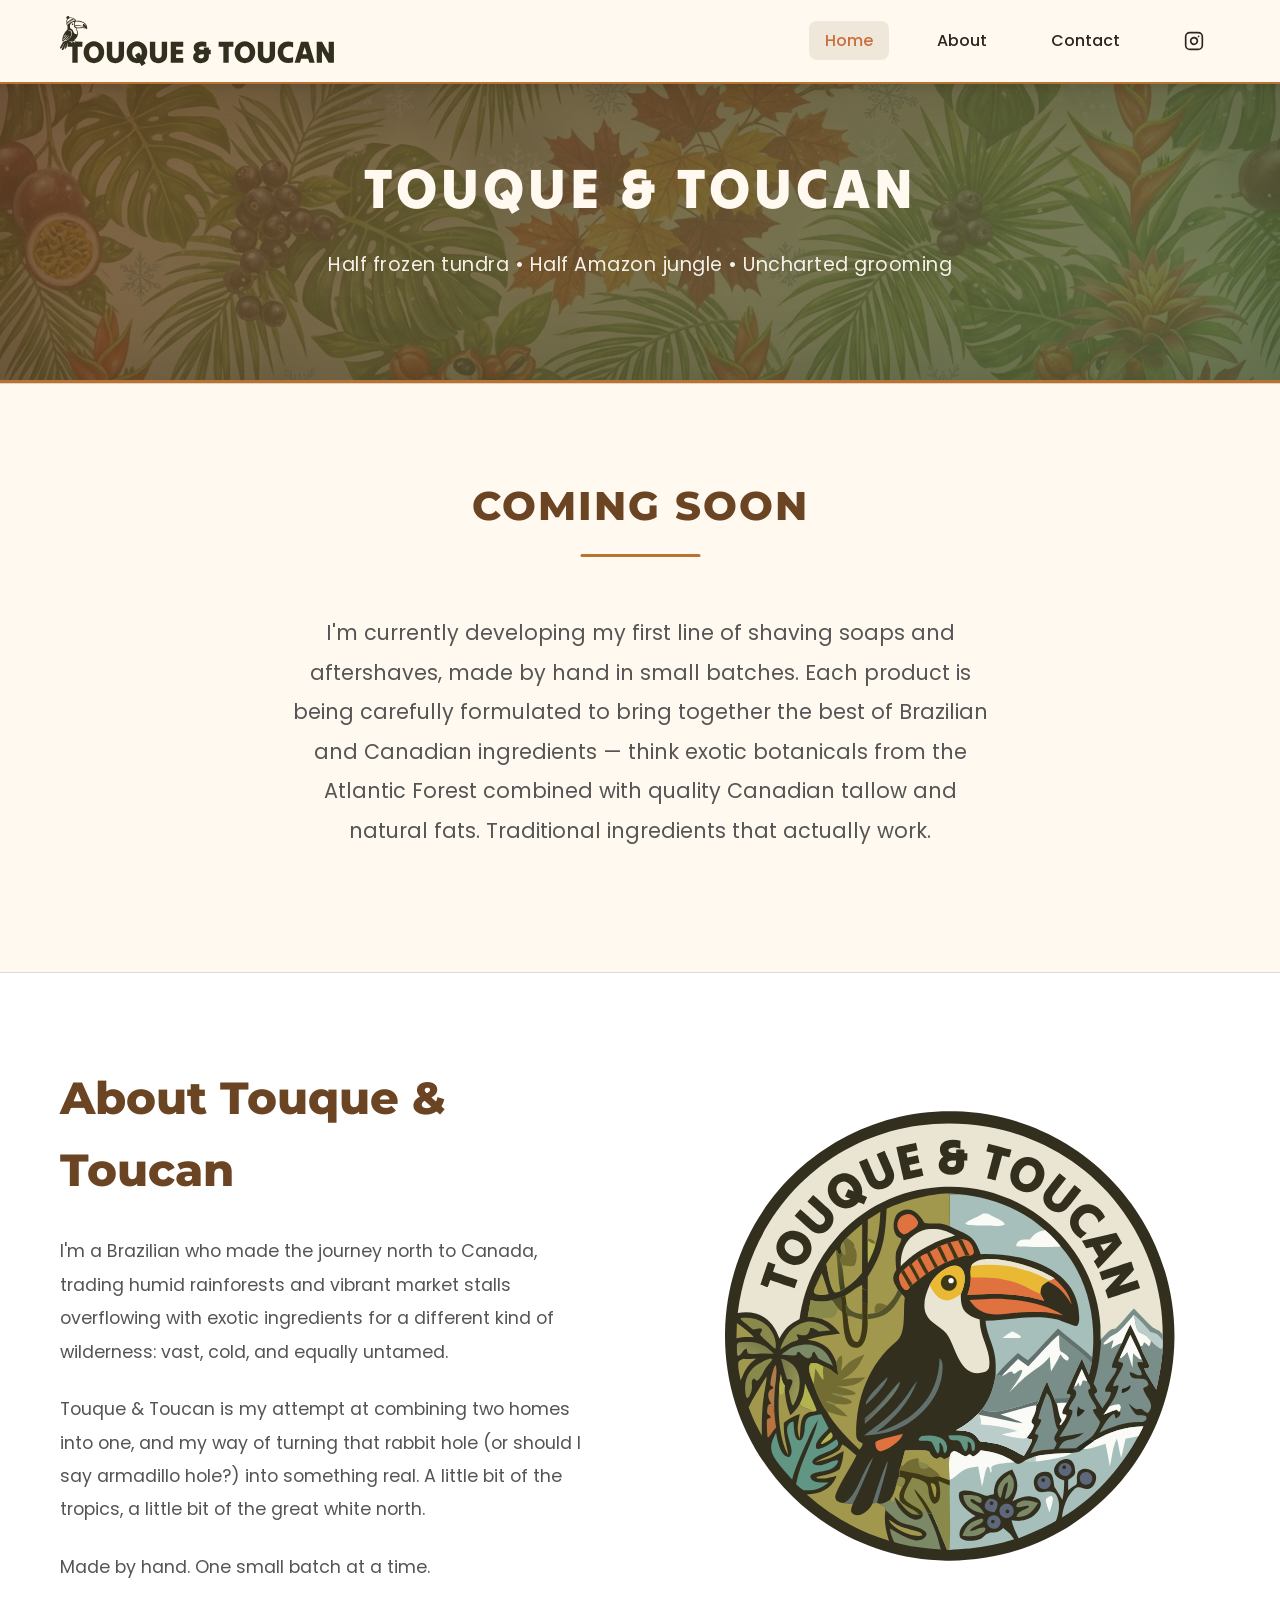
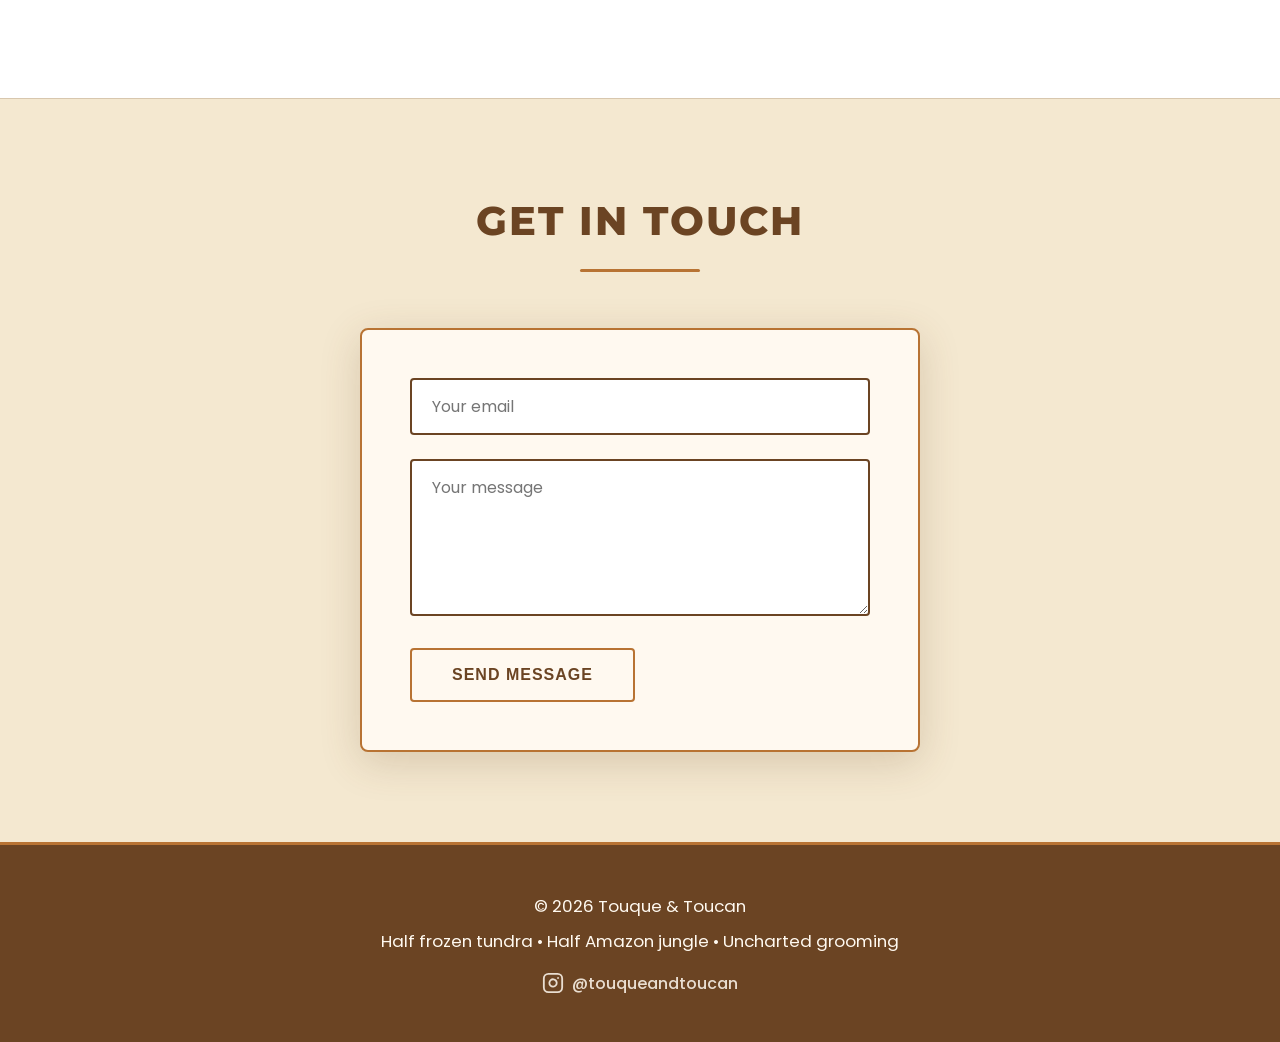
<file: index.html>
<!DOCTYPE html>
<html lang="en">

<head>
    <meta charset="UTF-8">
    <meta name="viewport" content="width=device-width, initial-scale=1.0">
    <title>Touque & Toucan | Small Batch Shaving Soaps, Made by Hand</title>

    <!-- SEO Meta Tags -->
    <meta name="description"
        content="Touque & Toucan - Brazilian-Canadian men's grooming products. Handcrafted shaving soaps and aftershaves combining exotic Brazilian botanicals with quality Canadian ingredients. Inspired by adventure and classic exploration.">
    <meta name="keywords"
        content="men's grooming, shaving soap, aftershave, Brazilian ingredients, Canadian tallow, natural shaving, wet shaving, artisan grooming, adventure grooming, Touque & Toucan">
    <meta name="author" content="Touque & Toucan">
    <meta name="robots" content="index, follow">
    <meta name="theme-color" content="#6B4423">

    <!-- Open Graph / Facebook -->
    <meta property="og:type" content="website">
    <meta property="og:url" content="https://touqueandtoucan.com/">
    <meta property="og:site_name" content="Touque & Toucan">
    <meta property="og:title" content="Touque & Toucan | Small Batch Shaving Soaps, Made by Hand">
    <meta property="og:description"
        content="Brazilian-Canadian men's grooming products. Handcrafted shaving soaps and aftershaves inspired by adventure and classic exploration.">
    <meta property="og:image" content="https://touqueandtoucan.com/touqueandtoucan.png">
    <meta property="og:image:alt" content="Touque & Toucan Logo">

    <!-- Twitter -->
    <meta name="twitter:card" content="summary_large_image">
    <meta name="twitter:url" content="https://touqueandtoucan.com/">
    <meta name="twitter:title" content="Touque & Toucan | Small Batch Shaving Soaps, Made by Hand">
    <meta name="twitter:description"
        content="Brazilian-Canadian men's grooming products. Handcrafted shaving soaps and aftershaves inspired by adventure.">
    <meta name="twitter:image" content="https://touqueandtoucan.com/touqueandtoucan.png">
    <meta name="twitter:image:alt" content="Touque & Toucan Logo">

    <!-- Canonical URL -->
    <link rel="canonical" href="https://touqueandtoucan.com/">

    <!-- Favicon -->
    <link rel="icon" type="image/svg+xml" href="SVG/T&T B&W.svg">

    <link rel="stylesheet" href="styles.css">
    <link rel="preconnect" href="https://fonts.googleapis.com">
    <link rel="preconnect" href="https://fonts.gstatic.com" crossorigin>
    <link
        href="https://fonts.googleapis.com/css2?family=Poppins:wght@300;400;500;600;700&family=Montserrat:wght@700;800&display=swap"
        rel="stylesheet">
    <link href="https://fonts.googleapis.com/css2?family=Tilt+Warp&display=swap" rel="stylesheet">
</head>

<body>
    <!-- Header -->
    <header>
        <nav class="navbar">
            <div class="container">
                <div class="logo">
                    <div class="logo-icon"><img src="SVG/T&T Title.svg" alt="Touque & Toucan Logo"></div>
                </div>
                <ul class="nav-menu">
                    <li><a href="#home">Home</a></li>
                    <li><a href="#about">About</a></li>
                    <li><a href="#contact">Contact</a></li>
                    <li><a href="https://www.instagram.com/touqueandtoucan" target="_blank" rel="noopener noreferrer" class="nav-instagram" aria-label="Instagram">
                        <svg xmlns="http://www.w3.org/2000/svg" width="20" height="20" viewBox="0 0 24 24" fill="none" stroke="currentColor" stroke-width="2" stroke-linecap="round" stroke-linejoin="round" aria-hidden="true"><rect x="2" y="2" width="20" height="20" rx="5" ry="5"/><path d="M16 11.37A4 4 0 1 1 12.63 8 4 4 0 0 1 16 11.37z"/><line x1="17.5" y1="6.5" x2="17.51" y2="6.5"/></svg>
                    </a></li>
                </ul>
            </div>
        </nav>
    </header>

    <!-- Hero Section -->
    <section id="home" class="hero">
        <div class="hero-content">
            <h2>Touque & Toucan</h2>
            <p>Half frozen tundra • Half Amazon jungle • Uncharted grooming</p>
        </div>
    </section>

    <!-- Coming Soon Section -->
    <section id="coming-soon" class="coming-soon">
        <div class="container">
            <h2 class="section-title">Coming Soon</h2>
            <div class="coming-soon-content">
                <p class="coming-soon-text">I'm currently developing my first line of shaving soaps and aftershaves,
                    made by hand in small batches. Each product is being carefully formulated to bring together the best
                    of Brazilian and Canadian ingredients — think exotic botanicals from the Atlantic Forest combined
                    with quality Canadian tallow and natural fats. Traditional ingredients that actually work.</p>
            </div>
        </div>
    </section>

    <!-- About Section -->
    <section id="about" class="about">
        <div class="container">
            <div class="about-content">
                <div class="about-text">
                    <h2>About Touque & Toucan</h2>
                    <p>I'm a Brazilian who made the journey north to Canada, trading humid rainforests and vibrant
                        market stalls overflowing
                        with exotic ingredients for a different kind of wilderness: vast, cold, and equally untamed.</p>

                    <p>Touque & Toucan is my attempt at combining two homes into one, and my way of turning that rabbit
                        hole (or should I say
                        armadillo hole?) into something real. A little bit of the tropics, a little bit of the great
                        white north.</p>

                    <p>Made by hand. One small batch at a time.</p>
                </div>
                <div class="about-image">
                    <div class="image-placeholder">
                        <img src="SVG/T&T Detailed.svg" alt="Touque & Toucan Logo">
                    </div>
                </div>
            </div>
        </div>
    </section>

    <!-- Contact Section -->
    <section id="contact" class="contact">
        <div class="container">
            <h2 class="section-title">Get in Touch</h2>
            <div class="contact-content">
                <form class="contact-form" action="https://formspree.io/f/myknryez" method="POST">
                    <div class="form-group">
                        <input type="email" name="email" placeholder="Your email" required>
                    </div>
                    <div class="form-group">
                        <textarea name="message" rows="5" placeholder="Your message" required></textarea>
                    </div>
                    <button type="submit" class="btn btn-primary">Send Message</button>
                    <p class="form-success"
                        style="display:none; margin-top: 1rem; color: var(--leather-brown); font-weight: 500;">Thanks!
                        I'll get back to you soon.</p>
                </form>
            </div>
        </div>
    </section>

    <!-- Footer -->
    <footer>
        <div class="container">
            <p>&copy; 2026 Touque & Toucan</p>
            <p>Half frozen tundra • Half Amazon jungle • Uncharted grooming</p>
            <div class="social-links">
                <a href="https://www.instagram.com/touqueandtoucan" target="_blank" rel="noopener noreferrer" class="social-link" aria-label="Touque &amp; Toucan on Instagram">
                    <svg xmlns="http://www.w3.org/2000/svg" width="22" height="22" viewBox="0 0 24 24" fill="none" stroke="currentColor" stroke-width="2" stroke-linecap="round" stroke-linejoin="round" aria-hidden="true"><rect x="2" y="2" width="20" height="20" rx="5" ry="5"/><path d="M16 11.37A4 4 0 1 1 12.63 8 4 4 0 0 1 16 11.37z"/><line x1="17.5" y1="6.5" x2="17.51" y2="6.5"/></svg>
                    @touqueandtoucan
                </a>
            </div>
        </div>
    </footer>

    <!-- Structured Data for SEO -->
    <script type="application/ld+json">
    {
        "@context": "https://schema.org",
        "@type": "LocalBusiness",
        "name": "Touque & Toucan",
        "description": "Premium men's grooming supplies combining Brazilian botanicals with Canadian ingredients. Handcrafted shaving soaps and aftershaves.",
        "url": "https://touqueandtoucan.com/",
        "logo": "https://touqueandtoucan.com/touqueandtoucan.png",
        "image": "https://touqueandtoucan.com/touqueandtoucan.png",
        "email": "hello@touquetoucan.com",
        "priceRange": "$$",
        "openingHours": "Mo-Su",
        "sameAs": []
    }
    </script>

    <script src="script.js"></script>
</body>

</html>
</file>
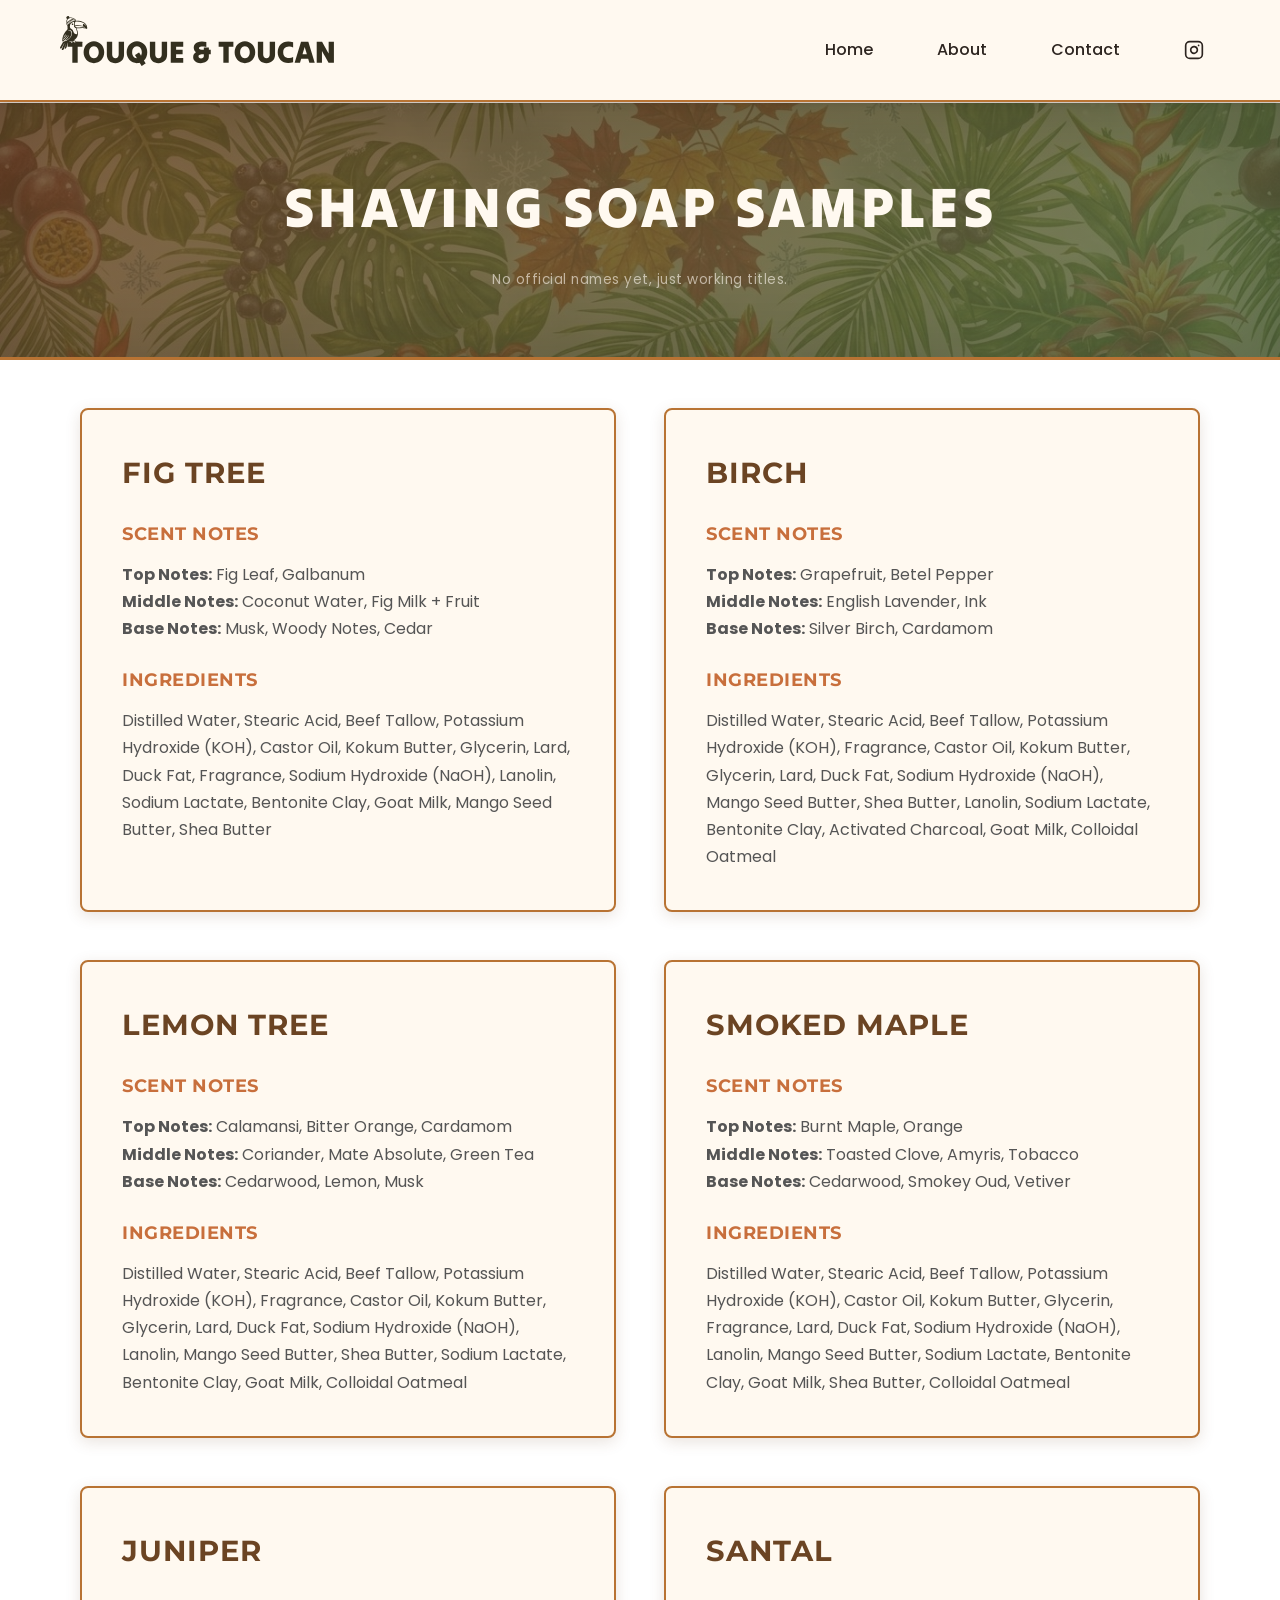
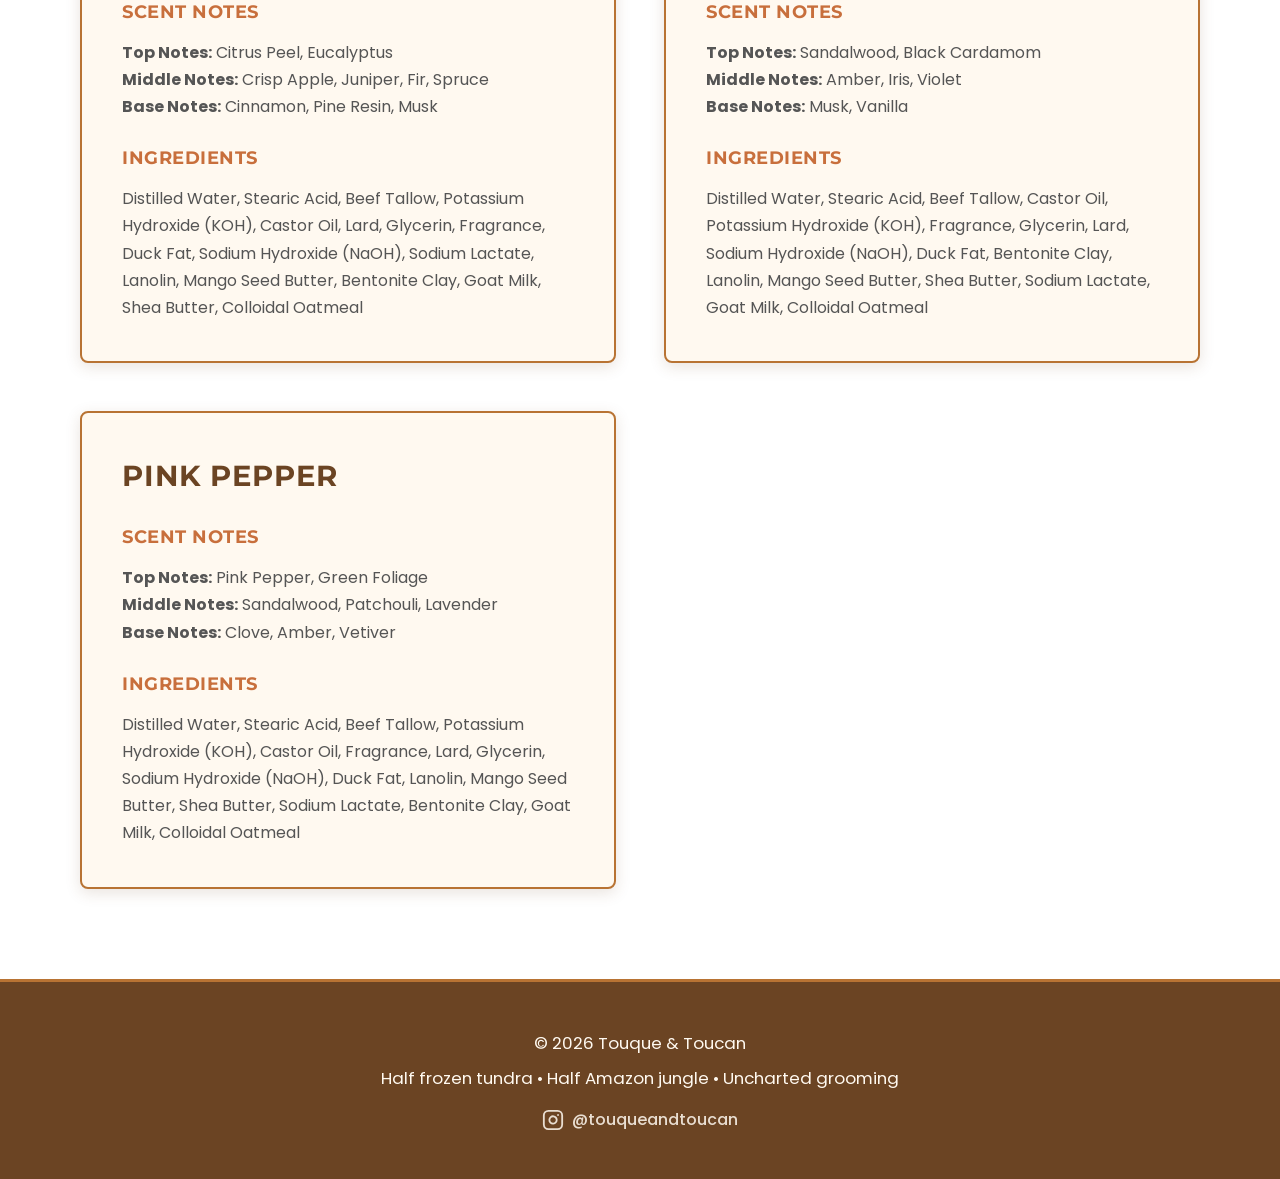
<file: samples.html>
<!DOCTYPE html>
<html lang="en">

<head>
    <meta charset="UTF-8">
    <meta name="viewport" content="width=device-width, initial-scale=1.0">
    <title>Shaving Soap Samples - Touque & Toucan</title>

    <meta name="robots" content="noindex, nofollow">

    <!-- Favicon -->
    <link rel="icon" type="image/svg+xml" href="SVG/T&T B&W.svg">

    <link rel="stylesheet" href="styles.css">
    <link rel="preconnect" href="https://fonts.googleapis.com">
    <link rel="preconnect" href="https://fonts.gstatic.com" crossorigin>
    <link
        href="https://fonts.googleapis.com/css2?family=Poppins:wght@300;400;500;600;700&family=Montserrat:wght@700;800&display=swap"
        rel="stylesheet">
    <link href="https://fonts.googleapis.com/css2?family=Tilt+Warp&display=swap" rel="stylesheet">
</head>

<body>
    <!-- Header -->
    <header>
        <nav class="navbar">
            <div class="container">
                <div class="logo">
                    <div class="logo-icon"><a href="index.html"><img src="SVG/T&T Title.svg" alt="Touque & Toucan Logo"></a></div>
                </div>
                <ul class="nav-menu">
                    <li><a href="index.html#home">Home</a></li>
                    <li><a href="index.html#about">About</a></li>
                    <li><a href="index.html#contact">Contact</a></li>
                    <li><a href="https://www.instagram.com/touqueandtoucan" target="_blank" rel="noopener noreferrer" class="nav-instagram" aria-label="Instagram">
                        <svg xmlns="http://www.w3.org/2000/svg" width="20" height="20" viewBox="0 0 24 24" fill="none" stroke="currentColor" stroke-width="2" stroke-linecap="round" stroke-linejoin="round" aria-hidden="true"><rect x="2" y="2" width="20" height="20" rx="5" ry="5"/><path d="M16 11.37A4 4 0 1 1 12.63 8 4 4 0 0 1 16 11.37z"/><line x1="17.5" y1="6.5" x2="17.51" y2="6.5"/></svg>
                    </a></li>
                </ul>
            </div>
        </nav>
    </header>

    <!-- Samples Section -->
    <section id="samples" class="samples">
        <div class="hero-samples">
            <div class="hero-content">
                <h2>Shaving Soap Samples</h2>
                <p style="font-size: 0.85rem; opacity: 0.6; margin-bottom: 0.4rem;">No official names yet, just working titles.</p>
            </div>
        </div>
        <div class="container">
            <div class="samples-grid">
                <!-- Sample 1 -->
                <div class="sample-card" id="7">
                    <h3 class="sample-name">Fig Tree</h3>
                    <div class="sample-content">
                        <div class="sample-section">
                            <h4>Scent Notes</h4>
                            <p><strong>Top Notes:</strong> Fig Leaf, Galbanum</p>
                            <p><strong>Middle Notes:</strong> Coconut Water, Fig Milk + Fruit</p>
                            <p><strong>Base Notes:</strong> Musk, Woody Notes, Cedar</p>
                        </div>
                        <div class="sample-section">
                            <h4>Ingredients</h4>
                            <p class="ingredients-list">Distilled Water, Stearic Acid, Beef Tallow, Potassium Hydroxide
                                (KOH), Castor Oil, Kokum Butter, Glycerin, Lard, Duck Fat, Fragrance, Sodium Hydroxide
                                (NaOH), Lanolin, Sodium Lactate, Bentonite Clay, Goat Milk, Mango Seed Butter, Shea
                                Butter</p>
                        </div>
                    </div>
                </div>

                <!-- Sample 2 -->
                <div class="sample-card" id="9">
                    <h3 class="sample-name">Birch</h3>
                    <div class="sample-content">
                        <div class="sample-section">
                            <h4>Scent Notes</h4>
                            <p><strong>Top Notes:</strong> Grapefruit, Betel Pepper</p>
                            <p><strong>Middle Notes:</strong> English Lavender, Ink</p>
                            <p><strong>Base Notes:</strong> Silver Birch, Cardamom</p>
                        </div>
                        <div class="sample-section">
                            <h4>Ingredients</h4>
                            <p class="ingredients-list">Distilled Water, Stearic Acid, Beef Tallow, Potassium Hydroxide
                                (KOH), Fragrance, Castor Oil, Kokum Butter, Glycerin, Lard, Duck Fat, Sodium Hydroxide
                                (NaOH), Mango Seed Butter, Shea Butter, Lanolin, Sodium Lactate, Bentonite Clay,
                                Activated Charcoal, Goat Milk, Colloidal Oatmeal</p>
                        </div>
                    </div>
                </div>

                <!-- Sample 3 -->
                <div class="sample-card" id="10">
                    <h3 class="sample-name">Lemon Tree</h3>
                    <div class="sample-content">
                        <div class="sample-section">
                            <h4>Scent Notes</h4>
                            <p><strong>Top Notes:</strong> Calamansi, Bitter Orange, Cardamom</p>
                            <p><strong>Middle Notes:</strong> Coriander, Mate Absolute, Green Tea</p>
                            <p><strong>Base Notes:</strong> Cedarwood, Lemon, Musk</p>
                        </div>
                        <div class="sample-section">
                            <h4>Ingredients</h4>
                            <p class="ingredients-list">Distilled Water, Stearic Acid, Beef Tallow, Potassium Hydroxide
                                (KOH), Fragrance, Castor Oil, Kokum Butter, Glycerin, Lard, Duck Fat, Sodium Hydroxide
                                (NaOH), Lanolin, Mango Seed Butter, Shea Butter, Sodium Lactate, Bentonite Clay, Goat
                                Milk, Colloidal Oatmeal</p>
                        </div>
                    </div>
                </div>

                <!-- Sample 4 -->
                <div class="sample-card" id="12">
                    <h3 class="sample-name">Smoked Maple</h3>
                    <div class="sample-content">
                        <div class="sample-section">
                            <h4>Scent Notes</h4>
                            <p><strong>Top Notes:</strong> Burnt Maple, Orange</p>
                            <p><strong>Middle Notes:</strong> Toasted Clove, Amyris, Tobacco</p>
                            <p><strong>Base Notes:</strong> Cedarwood, Smokey Oud, Vetiver</p>
                        </div>
                        <div class="sample-section">
                            <h4>Ingredients</h4>
                            <p class="ingredients-list">Distilled Water, Stearic Acid, Beef Tallow, Potassium Hydroxide
                                (KOH), Castor Oil, Kokum Butter, Glycerin, Fragrance, Lard, Duck Fat, Sodium Hydroxide
                                (NaOH), Lanolin, Mango Seed Butter, Sodium Lactate, Bentonite Clay, Goat Milk, Shea
                                Butter, Colloidal Oatmeal</p>
                        </div>
                    </div>
                </div>

                <!-- Sample 5 -->
                <div class="sample-card" id="13">
                    <h3 class="sample-name">Juniper</h3>
                    <div class="sample-content">
                        <div class="sample-section">
                            <h4>Scent Notes</h4>
                            <p><strong>Top Notes:</strong> Citrus Peel, Eucalyptus</p>
                            <p><strong>Middle Notes:</strong> Crisp Apple, Juniper, Fir, Spruce</p>
                            <p><strong>Base Notes:</strong> Cinnamon, Pine Resin, Musk</p>
                        </div>
                        <div class="sample-section">
                            <h4>Ingredients</h4>
                            <p class="ingredients-list">Distilled Water, Stearic Acid, Beef Tallow, Potassium Hydroxide
                                (KOH), Castor Oil, Lard, Glycerin, Fragrance, Duck Fat, Sodium Hydroxide (NaOH), Sodium
                                Lactate, Lanolin, Mango Seed Butter, Bentonite Clay, Goat Milk, Shea Butter, Colloidal
                                Oatmeal</p>
                        </div>
                    </div>
                </div>

                <!-- Sample 6 -->
                <div class="sample-card" id="14">
                    <h3 class="sample-name">Santal</h3>
                    <div class="sample-content">
                        <div class="sample-section">
                            <h4>Scent Notes</h4>
                            <p><strong>Top Notes:</strong> Sandalwood, Black Cardamom</p>
                            <p><strong>Middle Notes:</strong> Amber, Iris, Violet</p>
                            <p><strong>Base Notes:</strong> Musk, Vanilla</p>
                        </div>
                        <div class="sample-section">
                            <h4>Ingredients</h4>
                            <p class="ingredients-list">Distilled Water, Stearic Acid, Beef Tallow, Castor Oil,
                                Potassium Hydroxide (KOH), Fragrance, Glycerin, Lard, Sodium Hydroxide (NaOH), Duck Fat,
                                Bentonite Clay, Lanolin, Mango Seed Butter, Shea Butter, Sodium Lactate, Goat Milk,
                                Colloidal Oatmeal</p>
                        </div>
                    </div>
                </div>

                <!-- Sample 7 -->
                <div class="sample-card" id="15">
                    <h3 class="sample-name">Pink Pepper</h3>
                    <div class="sample-content">
                        <div class="sample-section">
                            <h4>Scent Notes</h4>
                            <p><strong>Top Notes:</strong> Pink Pepper, Green Foliage</p>
                            <p><strong>Middle Notes:</strong> Sandalwood, Patchouli, Lavender</p>
                            <p><strong>Base Notes:</strong> Clove, Amber, Vetiver</p>
                        </div>
                        <div class="sample-section">
                            <h4>Ingredients</h4>
                            <p class="ingredients-list">Distilled Water, Stearic Acid, Beef Tallow, Potassium Hydroxide
                                (KOH), Castor Oil, Fragrance, Lard, Glycerin, Sodium Hydroxide (NaOH), Duck Fat,
                                Lanolin, Mango Seed Butter, Shea Butter, Sodium Lactate, Bentonite Clay, Goat Milk,
                                Colloidal Oatmeal</p>
                        </div>
                    </div>
                </div>
            </div>
        </div>
    </section>

    <!-- Footer -->
    <footer>
        <div class="container">
            <p>&copy; 2026 Touque & Toucan</p>
            <p>Half frozen tundra • Half Amazon jungle • Uncharted grooming</p>
            <div class="social-links">
                <a href="https://www.instagram.com/touqueandtoucan" target="_blank" rel="noopener noreferrer" class="social-link" aria-label="Touque &amp; Toucan on Instagram">
                    <svg xmlns="http://www.w3.org/2000/svg" width="22" height="22" viewBox="0 0 24 24" fill="none" stroke="currentColor" stroke-width="2" stroke-linecap="round" stroke-linejoin="round" aria-hidden="true"><rect x="2" y="2" width="20" height="20" rx="5" ry="5"/><path d="M16 11.37A4 4 0 1 1 12.63 8 4 4 0 0 1 16 11.37z"/><line x1="17.5" y1="6.5" x2="17.51" y2="6.5"/></svg>
                    @touqueandtoucan
                </a>
            </div>
        </div>
    </footer>

    <script src="script.js"></script>
</body>

</html>
</file>
<file: styles.css>
/* Reset and Base Styles */
* {
    margin: 0;
    padding: 0;
    box-sizing: border-box;
}

html {
    scroll-behavior: smooth;
}

:root {
    --leather-brown: #6B4423;
    --aged-paper: #F4E8D0;
    --olive-green: #5A6B3F;
    --rust-orange: #C86F3C;
    --deep-navy: #1F3A4F;
    --cream: #FFF9F0;
    --jungle-dark: #3B4A2F;
    --copper: #B87333;
    --dark-text: #2D2520;
}

body {
    font-family: 'Poppins', sans-serif;
    line-height: 1.6;
    color: var(--dark-text);
    overflow-x: hidden;
    background: var(--aged-paper);
}

.container {
    max-width: 1200px;
    margin: 0 auto;
    padding: 0 20px;
}

/* Header & Navigation */
header {
    background: var(--cream);
    box-shadow: 0 2px 8px rgba(43, 37, 32, 0.15);
    position: sticky;
    top: 0;
    z-index: 1000;
    border-bottom: 2px solid var(--copper);
}

.navbar {
    padding: 1rem 0;
}

.navbar .container {
    display: flex;
    justify-content: space-between;
    align-items: center;
}

.logo {
    display: flex;
    align-items: center;
    gap: 0.8rem;
}

.logo-icon {
    font-size: 2.5rem;
    display: flex;
    align-items: center;
}

.logo-icon img {
    height: 50px;
    width: auto;
}

.logo h1 {
    font-size: 1.8rem;
    color: var(--leather-brown);
    font-weight: 700;
    font-family: 'Montserrat', sans-serif;
    letter-spacing: 1px;
}

.nav-menu {
    display: flex;
    list-style: none;
    gap: 2rem;
    align-items: center;
}

.nav-menu a {
    text-decoration: none;
    color: var(--dark-text);
    font-weight: 500;
    transition: all 0.3s ease;
    padding: 0.5rem 1rem;
    border-radius: 8px;
}

.nav-menu a:hover {
    background: rgba(107, 68, 35, 0.1);
    color: var(--rust-orange);
}

.nav-menu a:active {
    background: rgba(107, 68, 35, 0.2);
    color: var(--rust-orange);
    transform: scale(0.96);
}

.nav-instagram {
    display: flex;
    align-items: center;
    color: var(--dark-text);
    transition: color 0.3s ease, transform 0.2s ease;
}

.nav-instagram:hover {
    color: var(--rust-orange);
    background: transparent !important;
    transform: scale(1.15);
}

/* Hero Section */
.hero {
    background: linear-gradient(135deg, rgba(107, 68, 35, 0.85), rgba(90, 107, 63, 0.85)), 
                url('pexels-catiamatos-1072179.jpg') center/cover no-repeat;
    color: var(--cream);
    padding: 60px 20px;
    text-align: center;
    position: relative;
    overflow: hidden;
    border-bottom: 3px solid var(--copper);
    box-shadow: inset 0 0 100px rgba(0, 0, 0, 0.2);
}

.hero::before {
    content: '';
    display: none;
}

.hero::after {
    content: '';
    display: none;
}

.hero-content {
    position: relative;
    z-index: 1;
}

.hero-content h2 {
    font-size: 3.5rem;
    margin-bottom: 1rem;
    font-family: "Tilt Warp", sans-serif;
    font-optical-sizing: auto;
    font-weight: 400;
    font-style: normal;
    font-variation-settings:
        "XROT" 0,
        "YROT" 0;
    animation: fadeInUp 1s ease;
    text-transform: uppercase;
    letter-spacing: 4px;
    position: relative;
    z-index: 1;
}

.hero-content p {
    font-size: 1.2rem;
    margin-bottom: 2.5rem;
    opacity: 0.95;
    animation: fadeInUp 1s ease 0.2s backwards;
    letter-spacing: 0.5px;
    position: relative;
    z-index: 1;
    font-weight: 400;
}

@keyframes fadeInUp {
    from {
        opacity: 0;
        transform: translateY(30px);
    }
    to {
        opacity: 1;
        transform: translateY(0);
    }
}

/* Buttons */
.btn {
    display: inline-block;
    padding: 16px 40px;
    text-decoration: none;
    border-radius: 4px;
    font-weight: 600;
    transition: all 0.3s ease;
    border: none;
    cursor: pointer;
    font-size: 1rem;
    text-transform: uppercase;
    letter-spacing: 1px;
    position: relative;
    overflow: hidden;
}

.btn::after {
    content: '';
    position: absolute;
    top: 50%;
    left: 50%;
    width: 0;
    height: 0;
    border-radius: 50%;
    background: rgba(255, 255, 255, 0.2);
    transform: translate(-50%, -50%);
    transition: width 0.6s, height 0.6s;
}

.btn:hover::after {
    width: 300px;
    height: 300px;
}

.btn-primary {
    background: var(--cream);
    color: var(--leather-brown);
    animation: fadeInUp 1s ease 0.4s backwards;
    border: 2px solid var(--copper);
    position: relative;
    z-index: 1;
}

.btn-primary:hover {
    transform: translateY(-2px);
    box-shadow: 0 8px 20px rgba(0, 0, 0, 0.3);
    background: var(--rust-orange);
    color: var(--cream);
}

/* Section Styles */
section {
    padding: 90px 20px;
}

.section-title {
    text-align: center;
    font-size: 2.5rem;
    margin-bottom: 3.5rem;
    color: var(--leather-brown);
    font-weight: 800;
    font-family: 'Montserrat', sans-serif;
    position: relative;
    display: inline-block;
    left: 50%;
    transform: translateX(-50%);
    text-transform: uppercase;
    letter-spacing: 2px;
}

.section-title::after {
    content: '';
    display: block;
    width: 120px;
    height: 3px;
    background: var(--copper);
    margin: 1rem auto 0;
    border-radius: 2px;
}

/* Coming Soon Section */
.coming-soon {
    background: var(--cream);
    border-top: 1px solid rgba(107, 68, 35, 0.2);
}

.coming-soon-content {
    max-width: 700px;
    margin: 0 auto;
    text-align: center;
}

.coming-soon-text {
    font-size: 1.3rem;
    color: #555;
    line-height: 1.9;
    margin-bottom: 2rem;
}

.launch-text {
    font-size: 1.6rem;
    font-weight: 700;
    color: var(--rust-orange);
    margin-bottom: 2.5rem;
    font-family: 'Montserrat', sans-serif;
}

.notify-form {
    display: flex;
    gap: 1rem;
    max-width: 500px;
    margin: 0 auto;
    flex-wrap: wrap;
}

.notify-form input[type="email"] {
    flex: 1;
    min-width: 250px;
    padding: 14px 20px;
    border: 2px solid var(--leather-brown);
    border-radius: 4px;
    font-family: 'Poppins', sans-serif;
    font-size: 1rem;
    background: white;
}

.notify-form input[type="email"]:focus {
    outline: none;
    border-color: var(--rust-orange);
    box-shadow: 0 0 0 3px rgba(200, 111, 60, 0.1);
}

.btn-notify {
    background: var(--leather-brown);
    color: var(--cream);
    padding: 14px 32px;
    border: none;
    border-radius: 4px;
    font-weight: 600;
    cursor: pointer;
    transition: all 0.3s ease;
    font-size: 1rem;
    text-transform: uppercase;
    position: relative;
    z-index: 1;
}

.btn-notify:hover {
    transform: translateY(-2px);
    box-shadow: 0 6px 15px rgba(107, 68, 35, 0.4);
    background: var(--rust-orange);
}

/* About Section */
.about {
    background: white;
    border-top: 1px solid rgba(107, 68, 35, 0.2);
}

.about-content {
    display: grid;
    grid-template-columns: 1fr 1fr;
    gap: 5rem;
    align-items: center;
}

.about-text h2 {
    font-size: 2.8rem;
    margin-bottom: 1.8rem;
    color: var(--leather-brown);
    font-weight: 800;
    font-family: 'Montserrat', sans-serif;
}

.about-text p {
    margin-bottom: 1.5rem;
    color: #555;
    font-size: 1.1rem;
    line-height: 1.9;
}

.about-image .image-placeholder {
    background: transparent;
    border-radius: 8px;
    height: 450px;
    display: flex;
    align-items: center;
    justify-content: center;
    font-size: 12rem;
    position: relative;
    overflow: hidden;
}

.about-image .image-placeholder img {
    max-width: 100%;
    max-height: 100%;
    object-fit: contain;
    position: relative;
    z-index: 1;
}

.about-image .image-placeholder::before {
    content: '';
    display: none;
}

/* Contact Section */
.contact {
    background: var(--aged-paper);
    border-top: 1px solid rgba(107, 68, 35, 0.2);
}

.contact-content {
    display: flex;
    justify-content: center;
}

.contact-form {
    width: 100%;
    max-width: 560px;
}

.contact-info {
    display: flex;
    flex-direction: column;
    gap: 2rem;
}

.info-item {
    display: flex;
    gap: 1.5rem;
    align-items: flex-start;
}

.info-icon {
    font-size: 2rem;
    background: var(--rust-orange);
    color: var(--cream);
    width: 65px;
    height: 65px;
    border-radius: 50%;
    display: flex;
    align-items: center;
    justify-content: center;
    flex-shrink: 0;
    border: 3px solid var(--copper);
}

.info-item h3 {
    color: var(--leather-brown);
    margin-bottom: 0.5rem;
    font-size: 1.2rem;
    font-weight: 700;
}

.info-item p {
    color: #555;
    font-size: 1.05rem;
    line-height: 1.7;
}

.info-message {
    background: var(--cream);
    padding: 2rem;
    border-radius: 8px;
    border: 2px solid var(--copper);
    margin-top: 1rem;
}

.info-message h3 {
    color: var(--leather-brown);
    margin-bottom: 1rem;
    font-size: 1.4rem;
    font-weight: 700;
}

.info-message p {
    color: #555;
    font-size: 1.05rem;
    line-height: 1.7;
}

/* Contact Form */
.contact-form {
    background: var(--cream);
    padding: 3rem;
    border-radius: 8px;
    box-shadow: 0 10px 40px rgba(107, 68, 35, 0.2);
    border: 2px solid var(--copper);
}

.form-group {
    margin-bottom: 1.5rem;
}

.form-group input,
.form-group textarea {
    width: 100%;
    padding: 14px 20px;
    border: 2px solid var(--leather-brown);
    border-radius: 4px;
    font-family: 'Poppins', sans-serif;
    font-size: 1rem;
    transition: all 0.3s ease;
    background: white;
}

.form-group input:focus,
.form-group textarea:focus {
    outline: none;
    border-color: var(--rust-orange);
    box-shadow: 0 0 0 3px rgba(200, 111, 60, 0.1);
    background: white;
}

.form-group textarea {
    resize: vertical;
}

/* Footer */
footer {
    background: var(--leather-brown);
    color: var(--cream);
    text-align: center;
    padding: 2.5rem 20px;
    border-top: 3px solid var(--copper);
}

footer p {
    margin: 0.5rem 0;
    font-size: 1.05rem;
}

.social-links {
    margin-top: 1rem;
}

.social-link {
    display: inline-flex;
    align-items: center;
    gap: 0.5rem;
    color: var(--cream);
    text-decoration: none;
    font-size: 1rem;
    font-weight: 500;
    opacity: 0.85;
    transition: opacity 0.2s ease;
}

.social-link:hover {
    opacity: 1;
}

/* Hero Samples Section */
.hero-samples {
    background: linear-gradient(135deg, rgba(107, 68, 35, 0.85), rgba(90, 107, 63, 0.85)), 
                url('pexels-catiamatos-1072179.jpg') center/cover no-repeat;
    color: var(--cream);
    padding: 60px 20px;
    text-align: center;
    position: relative;
    overflow: hidden;
    border-bottom: 3px solid var(--copper);
    box-shadow: inset 0 0 100px rgba(0, 0, 0, 0.2);
}

.hero-samples .hero-content h2 {
    font-size: 3.5rem;
    margin-bottom: 1rem;
    font-family: "Tilt Warp", sans-serif;
    font-optical-sizing: auto;
    font-weight: 400;
    font-style: normal;
    font-variation-settings:
        "XROT" 0,
        "YROT" 0;
    animation: fadeInUp 1s ease;
    text-transform: uppercase;
    letter-spacing: 4px;
    position: relative;
    z-index: 1;
}

.hero-samples .hero-content p {
    font-size: 1.2rem;
    margin-bottom: 2.5rem;
    opacity: 0.95;
    animation: fadeInUp 1s ease 0.2s backwards;
    letter-spacing: 0.5px;
    position: relative;
    z-index: 1;
    font-weight: 400;
}

/* Samples Section */
.samples {
    background: white;
    border-top: 1px solid rgba(107, 68, 35, 0.2);
    padding: 0;
}

.samples .hero-samples {
    margin-bottom: 3rem;
}

.samples-grid {
    display: grid;
    grid-template-columns: repeat(auto-fit, minmax(380px, 1fr));
    gap: 3rem;
    margin-top: 0;
    padding: 0 20px 90px 20px;
}

.sample-card {
    background: var(--cream);
    border: 2px solid var(--copper);
    border-radius: 8px;
    padding: 2.5rem;
    position: relative;
    transition: all 0.3s ease;
    box-shadow: 0 4px 15px rgba(107, 68, 35, 0.15);
    animation: fadeInUp 0.6s ease forwards;
    scroll-margin-top: 120px;
}

.sample-card:nth-child(1) { animation-delay: 0.1s; }
.sample-card:nth-child(2) { animation-delay: 0.2s; }
.sample-card:nth-child(3) { animation-delay: 0.3s; }
.sample-card:nth-child(4) { animation-delay: 0.4s; }
.sample-card:nth-child(5) { animation-delay: 0.5s; }
.sample-card:nth-child(6) { animation-delay: 0.6s; }
.sample-card:nth-child(7) { animation-delay: 0.7s; }

.sample-card:hover {
    transform: translateY(-8px);
    box-shadow: 0 12px 30px rgba(107, 68, 35, 0.25);
    border-color: var(--rust-orange);
}

.sample-number {
    font-size: 3.5rem;
    font-weight: 800;
    color: rgba(200, 111, 60, 0.15);
    font-family: 'Montserrat', sans-serif;
    letter-spacing: 2px;
    margin-bottom: 1rem;
    display: block;
}

.sample-name {
    font-size: 1.8rem;
    font-weight: 700;
    color: var(--leather-brown);
    margin-bottom: 1.5rem;
    font-family: 'Montserrat', sans-serif;
    text-transform: uppercase;
    letter-spacing: 1px;
}

.sample-content {
    display: flex;
    flex-direction: column;
    gap: 1.5rem;
}

.sample-section h4 {
    font-size: 1.1rem;
    font-weight: 700;
    color: var(--rust-orange);
    text-transform: uppercase;
    letter-spacing: 0.5px;
    margin-bottom: 0.8rem;
    font-family: 'Montserrat', sans-serif;
}

.sample-section p {
    color: #555;
    font-size: 1rem;
    line-height: 1.7;
}

.ingredients-list {
    color: #555;
    font-size: 0.95rem;
    line-height: 1.8;
    margin: 0;
    padding: 0;
}

/* Samples CTA Section */
.samples-cta {
    background: linear-gradient(135deg, rgba(107, 68, 35, 0.1), rgba(90, 107, 63, 0.1));
    border-top: 1px solid rgba(107, 68, 35, 0.2);
    text-align: center;
    padding: 80px 20px;
}

.samples-cta h2 {
    font-size: 2.5rem;
    margin-bottom: 1rem;
    color: var(--leather-brown);
    font-weight: 800;
    font-family: 'Montserrat', sans-serif;
    text-transform: uppercase;
    letter-spacing: 2px;
}

.samples-cta p {
    font-size: 1.2rem;
    color: #555;
    margin-bottom: 2rem;
    line-height: 1.7;
}

/* Responsive Design */
@media (max-width: 768px) {
    .nav-menu {
        flex-direction: column;
        gap: 0.5rem;
    }
    
    .hero-content h2 {
        font-size: 2.5rem;
    }
    
    .hero-content p {
        font-size: 1.2rem;
    }

    .hero-samples .hero-content h2 {
        font-size: 2.5rem;
    }

    .hero-samples .hero-content p {
        font-size: 1.1rem;
    }

    .samples-grid {
        grid-template-columns: 1fr;
        gap: 2rem;
    }

    .sample-card {
        padding: 2rem;
    }

    .sample-number {
        font-size: 2.5rem;
    }

    .sample-name {
        font-size: 1.5rem;
    }

    .samples-cta h2 {
        font-size: 2rem;
    }

    .samples-cta p {
        font-size: 1rem;
    }
    
    .coming-soon-content {
        padding: 0 1rem;
    }
    
    .notify-form {
        flex-direction: column;
        gap: 1rem;
    }
    
    .notify-form input[type="email"] {
        min-width: 100%;
    }
    
    .about-content,
    .contact-content {
        grid-template-columns: 1fr;
        gap: 2.5rem;
    }
    
    .about-image .image-placeholder {
        height: 320px;
        font-size: 8rem;
    }
    
    .section-title {
        font-size: 2.2rem;
    }
}

@media (max-width: 480px) {
    .navbar .container {
        flex-direction: column;
        gap: 1rem;
    }
    
    .hero {
        padding: 100px 20px;
    }
    
    .hero-content h2 {
        font-size: 2rem;
        letter-spacing: 2px;
    }
    
    .hero-content p {
        font-size: 1.1rem;
    }

    .hero-samples {
        padding: 80px 20px;
    }

    .hero-samples .hero-content h2 {
        font-size: 2rem;
        letter-spacing: 2px;
    }

    .hero-samples .hero-content p {
        font-size: 1rem;
    }

    .sample-card {
        padding: 1.5rem;
    }

    .sample-number {
        font-size: 2rem;
    }

    .sample-name {
        font-size: 1.3rem;
    }

    .samples-cta {
        padding: 60px 20px;
    }

    .samples-cta h2 {
        font-size: 1.7rem;
    }

    .samples-cta p {
        font-size: 0.95rem;
    }
    
    section {
        padding: 60px 20px;
    }
    
    .contact-form {
        padding: 2rem;
    }
}
</file>
